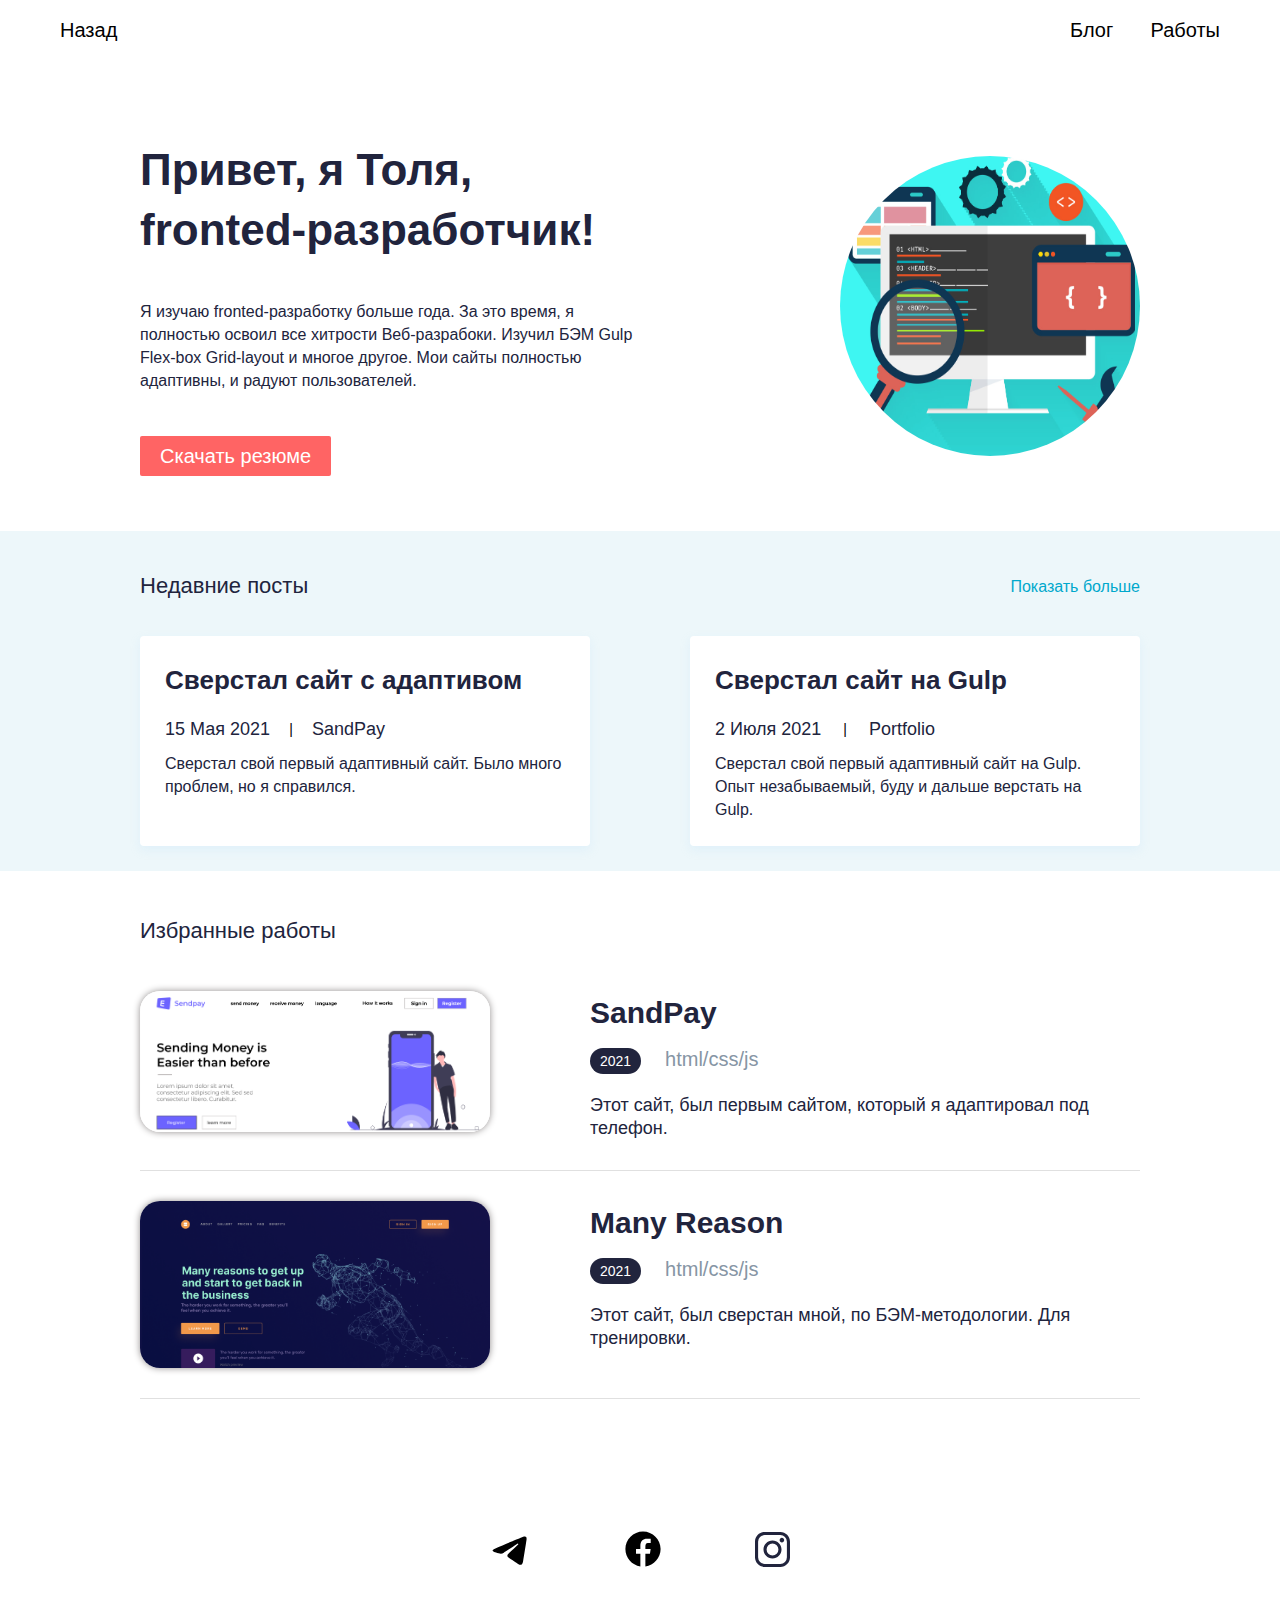
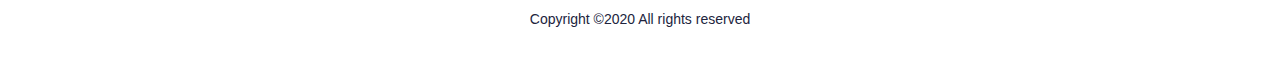
<file: index.html>
<!DOCTYPE html>
<html lang="ru">

<head>
    <meta charset="UTF-8">
    <link rel="stylesheet" href="assets/css/style.min.css">
    
    <!-- Useful meta tags -->
    <meta http-equiv="x-ua-compatible" content="ie=edge">
    <meta name="viewport" content="width=device-width, initial-scale=1, shrink-to-fit=no">
    <meta name="robots" content="index, follow">
    <meta name="google" content="notranslate">
    <meta name="format-detection" content="telephone=no">
    <meta name="description" content="">
    
    <title>Home</title></head>

<body>
    <div class="page">
        <header class="header">
          <nav class="nav">
            <a href="index.html" class="back">Назад</a>
            <ul class="nav-ul">
              <li class="nav-li"><a href="blog.html" class="nav-a">Блог</a></li>
              <li class="nav-li"><a href="work.html" class="nav-a">Работы</a></li>
            </ul>
            <div class="burger">
              <div></div>
              <div></div>
              <div></div>
            </div>
          </nav>
        </header>
        
        <!-- home -->
        
        <body>
          <div class="page">
            <main class="main main-about">
              <div class="container">
                <div class="about">
                  <div class="none">
                    <img src="assets/images/me.png" alt="me" class="about-img">
                  </div>
                  <div class="me-about">
                    <div class="title-block">
                      <h1 class="title">Привет, я Толя, fronted-разработчик!</h1>
                    </div>
                    <div class="text-block">
                      <p class="text">
                        Я изучаю fronted-разработку больше года. За это время, я полностью освоил все хитрости
                        Веб-разрабоки. Изучил БЭМ Gulp Flex-box Grid-layout и многое другое. Мои сайты полностью
                        адаптивны, и радуют пользователей.
                      </p>
                    </div>
                    <div class="btn">
                      <a href="#" class="btn-a">Скачать резюме</a>
                    </div>
                  </div>
                  <div class="img-about">
                    <img src="assets/images/me.png" alt="me" class="about-img">
                  </div>
                </div>
              </div>
            </main>
            <main class="main resent-bck">
              <div class="container">
                <div class="resent">
                  <div class="restent-title">
                    <h3 class="title-resent">Недавние посты</h3>
                    <a href="#" class="resent-btn">Показать больше</a>
                  </div>
                  <div class="resent-post-par">
                    <div class="resent-post">
                      <div class="resent-post-title">Сверстал сайт с адаптивом</div>
                      <div class="resent-post-data">
                        <p class="data-text">15 Мая 2021</p>
                        <span>|</span>
                        <p class="data-text">SandPay</p>
                      </div>
                      <div class="resent-post-text">
                        <p class="post-text">
                          Сверстал свой первый адаптивный сайт. Было много проблем, но я справился.
                        </p>
                      </div>
                    </div>
                    <div class="resent-post">
                      <div class="resent-post-title">Сверстал сайт на Gulp</div>
                      <div class="resent-post-data">
                        <p class="data-text">2 Июля 2021</p>
                        <span>|</span>
                        <p class="data-text">Portfolio</p>
                      </div>
                      <div class="resent-post-text">
                        <p class="post-text">
                          Сверстал свой первый адаптивный сайт на Gulp. Опыт незабываемый, буду и дальше
                          верстать на
                          Gulp.
                        </p>
                      </div>
                    </div>
                  </div>
        
                </div>
        
              </div>
            </main>
            <main class="main">
              <div class="container">
                <div class="featured">
                  <div class="title-feat">
                    <h3 class="title-resent">Избранные работы</h3>
                  </div>
                  <div class="feat-block">
                    <div class="feat-block-item">
                      <div class="block-img">
                        <img src="assets/images/1.png" alt="SandPay" class="img-block">
                      </div>
                      <div class="block-item">
                        <div class="block-title">
                          <h3 class="feat-title">SandPay</h3>
                        </div>
                        <div class="block-data">
                          <span class="feat-data">2021</span>
                          <span class="feat-prog">html/css/js</span>
                        </div>
                        <div class="block-text">
                          <p class="feat-text">Этот сайт, был первым сайтом, который я адаптировал под
                            телефон.</p>
                        </div>
                      </div>
                    </div>
                    <div class="feat-block-item">
                      <div class="block-img">
                        <img src="assets/images/2.png" alt="SandPay" class="img-block">
                      </div>
                      <div class="block-item">
                        <div class="block-title">
                          <h3 class="feat-title">Many Reason</h3>
                        </div>
                        <div class="block-data">
                          <span class="feat-data">2021</span>
                          <span class="feat-prog">html/css/js</span>
                        </div>
                        <div class="block-text">
                          <p class="feat-text">Этот сайт, был сверстан мной, по БЭМ-методологии. Для
                            тренировки.</p>
                        </div>
                      </div>
                    </div>
                  </div>
                </div>
              </div>
            </main>
        
        
          </div>
        
          <script src="https://ajax.googleapis.com/ajax/libs/jquery/3.6.0/jquery.min.js"></script>
        
          <script src="assets/js/app.js"></script>
        </body>

        <footer class="footer">
          <div class="container">
            <div class="footer-list">
              <ul>
                <li><a href="https://t.me/webdeveloper38"><img src="assets/images/teleg.svg" alt="" class="footer-list-img"></a>
                </li>
                <li><a href="#"><img src="assets/images/face.svg" alt="" class="footer-list-img"></a></li>
                <li><a href="#"><img src="assets/images/insta.svg" alt="" class="footer-list-img footer-inst"></a></li>
              </ul>
              <p class="footer-text">Copyright ©2020 All rights reserved</p>
            </div>
          </div>
        </footer>    </div>


    <script src="assets/js/app.js"></script>
</body>

</html>
</file>
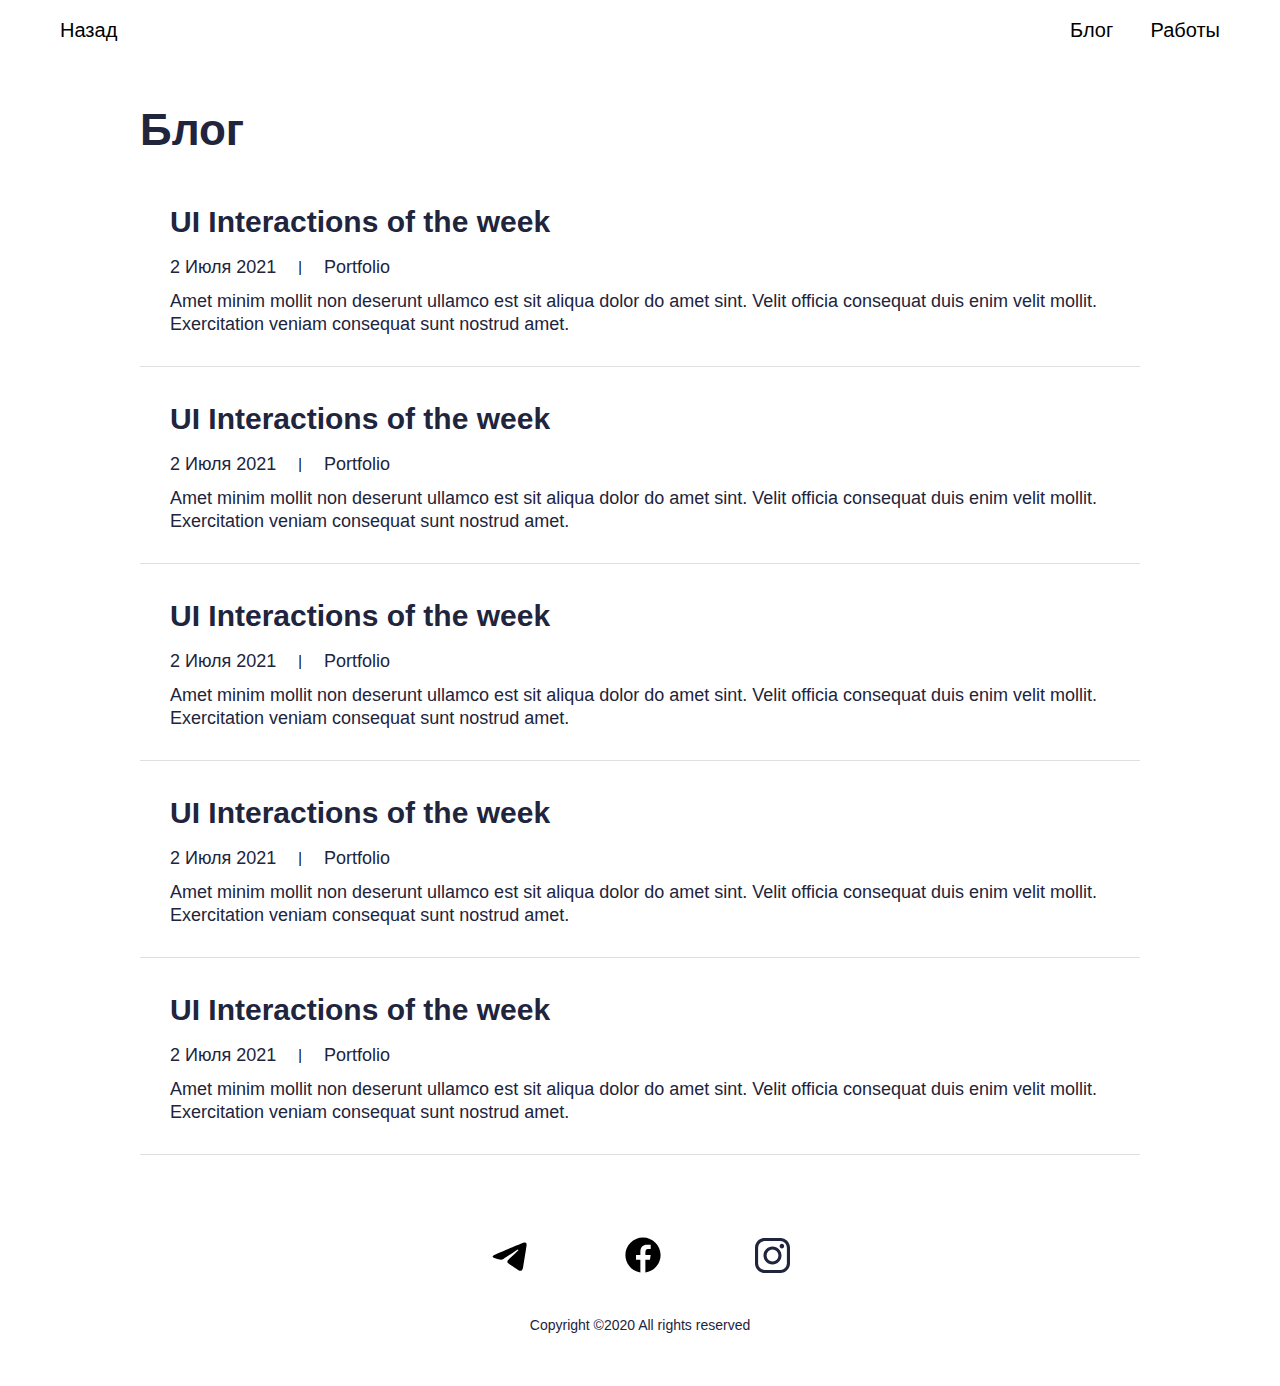
<file: blog.html>
<!DOCTYPE html>
<html lang="ru">

<head>
    <meta charset="UTF-8">
    <link rel="stylesheet" href="assets/css/style.min.css">
    
    <!-- Useful meta tags -->
    <meta http-equiv="x-ua-compatible" content="ie=edge">
    <meta name="viewport" content="width=device-width, initial-scale=1, shrink-to-fit=no">
    <meta name="robots" content="index, follow">
    <meta name="google" content="notranslate">
    <meta name="format-detection" content="telephone=no">
    <meta name="description" content="">
    
    <title>Blog</title></head>

<body>
    <div class="page">
        <header class="header">
          <nav class="nav">
            <a href="index.html" class="back">Назад</a>
            <ul class="nav-ul">
              <li class="nav-li"><a href="blog.html" class="nav-a">Блог</a></li>
              <li class="nav-li"><a href="work.html" class="nav-a">Работы</a></li>
            </ul>
            <div class="burger">
              <div></div>
              <div></div>
              <div></div>
            </div>
          </nav>
        </header>
        
        <!-- blog -->
        
        <body>
          <div class="page">
            <div class="container">
              <div class="title-block title-blog">
                <h1 class="title">Блог</h1>
              </div>
              <div class="blog">
                <div class="feat-block-item">
                  <div class="block-item blog-item">
                    <div class="block-title">
                      <h3 class="feat-title">UI Interactions of the week</h3>
                    </div>
                    <div class="resent-post-data">
                      <p class="data-text">2 Июля 2021</p>
                      <span>|</span>
                      <p class="data-text">Portfolio</p>
                    </div>
                    <div class="block-text">
                      <p class="feat-text">Amet minim mollit non deserunt ullamco est sit aliqua dolor do amet sint. Velit
                        officia consequat duis enim velit
                        mollit. Exercitation veniam consequat sunt nostrud amet.</p>
                    </div>
                  </div>
                </div>
                <div class="feat-block-item">
                  <div class="block-item blog-item">
                    <div class="block-title">
                      <h3 class="feat-title">UI Interactions of the week</h3>
                    </div>
                    <div class="resent-post-data">
                      <p class="data-text">2 Июля 2021</p>
                      <span>|</span>
                      <p class="data-text">Portfolio</p>
                    </div>
                    <div class="block-text">
                      <p class="feat-text">Amet minim mollit non deserunt ullamco est sit aliqua dolor do amet sint. Velit
                        officia consequat duis enim velit
                        mollit. Exercitation veniam consequat sunt nostrud amet.</p>
                    </div>
                  </div>
                </div>
                <div class="feat-block-item">
                  <div class="block-item blog-item">
                    <div class="block-title">
                      <h3 class="feat-title">UI Interactions of the week</h3>
                    </div>
                    <div class="resent-post-data">
                      <p class="data-text">2 Июля 2021</p>
                      <span>|</span>
                      <p class="data-text">Portfolio</p>
                    </div>
                    <div class="block-text">
                      <p class="feat-text">Amet minim mollit non deserunt ullamco est sit aliqua dolor do amet sint. Velit
                        officia consequat duis enim velit
                        mollit. Exercitation veniam consequat sunt nostrud amet.</p>
                    </div>
                  </div>
                </div>
                <div class="feat-block-item">
                  <div class="block-item blog-item">
                    <div class="block-title">
                      <h3 class="feat-title">UI Interactions of the week</h3>
                    </div>
                    <div class="resent-post-data">
                      <p class="data-text">2 Июля 2021</p>
                      <span>|</span>
                      <p class="data-text">Portfolio</p>
                    </div>
                    <div class="block-text">
                      <p class="feat-text">Amet minim mollit non deserunt ullamco est sit aliqua dolor do amet sint. Velit
                        officia consequat duis enim velit
                        mollit. Exercitation veniam consequat sunt nostrud amet.</p>
                    </div>
                  </div>
                </div>
                <div class="feat-block-item">
                  <div class="block-item blog-item">
                    <div class="block-title">
                      <h3 class="feat-title">UI Interactions of the week</h3>
                    </div>
                    <div class="resent-post-data">
                      <p class="data-text">2 Июля 2021</p>
                      <span>|</span>
                      <p class="data-text">Portfolio</p>
                    </div>
                    <div class="block-text">
                      <p class="feat-text">Amet minim mollit non deserunt ullamco est sit aliqua dolor do amet sint. Velit
                        officia consequat duis enim velit
                        mollit. Exercitation veniam consequat sunt nostrud amet.</p>
                    </div>
                  </div>
                </div>
              </div>
            </div>
        
          </div>
        
        
          <script src="assets/js/app.js"></script>
        </body>

        <footer class="footer">
          <div class="container">
            <div class="footer-list">
              <ul>
                <li><a href="https://t.me/webdeveloper38"><img src="assets/images/teleg.svg" alt="" class="footer-list-img"></a>
                </li>
                <li><a href="#"><img src="assets/images/face.svg" alt="" class="footer-list-img"></a></li>
                <li><a href="#"><img src="assets/images/insta.svg" alt="" class="footer-list-img footer-inst"></a></li>
              </ul>
              <p class="footer-text">Copyright ©2020 All rights reserved</p>
            </div>
          </div>
        </footer>    </div>


    <script src="assets/js/app.js"></script>
</body>

</html>
</file>
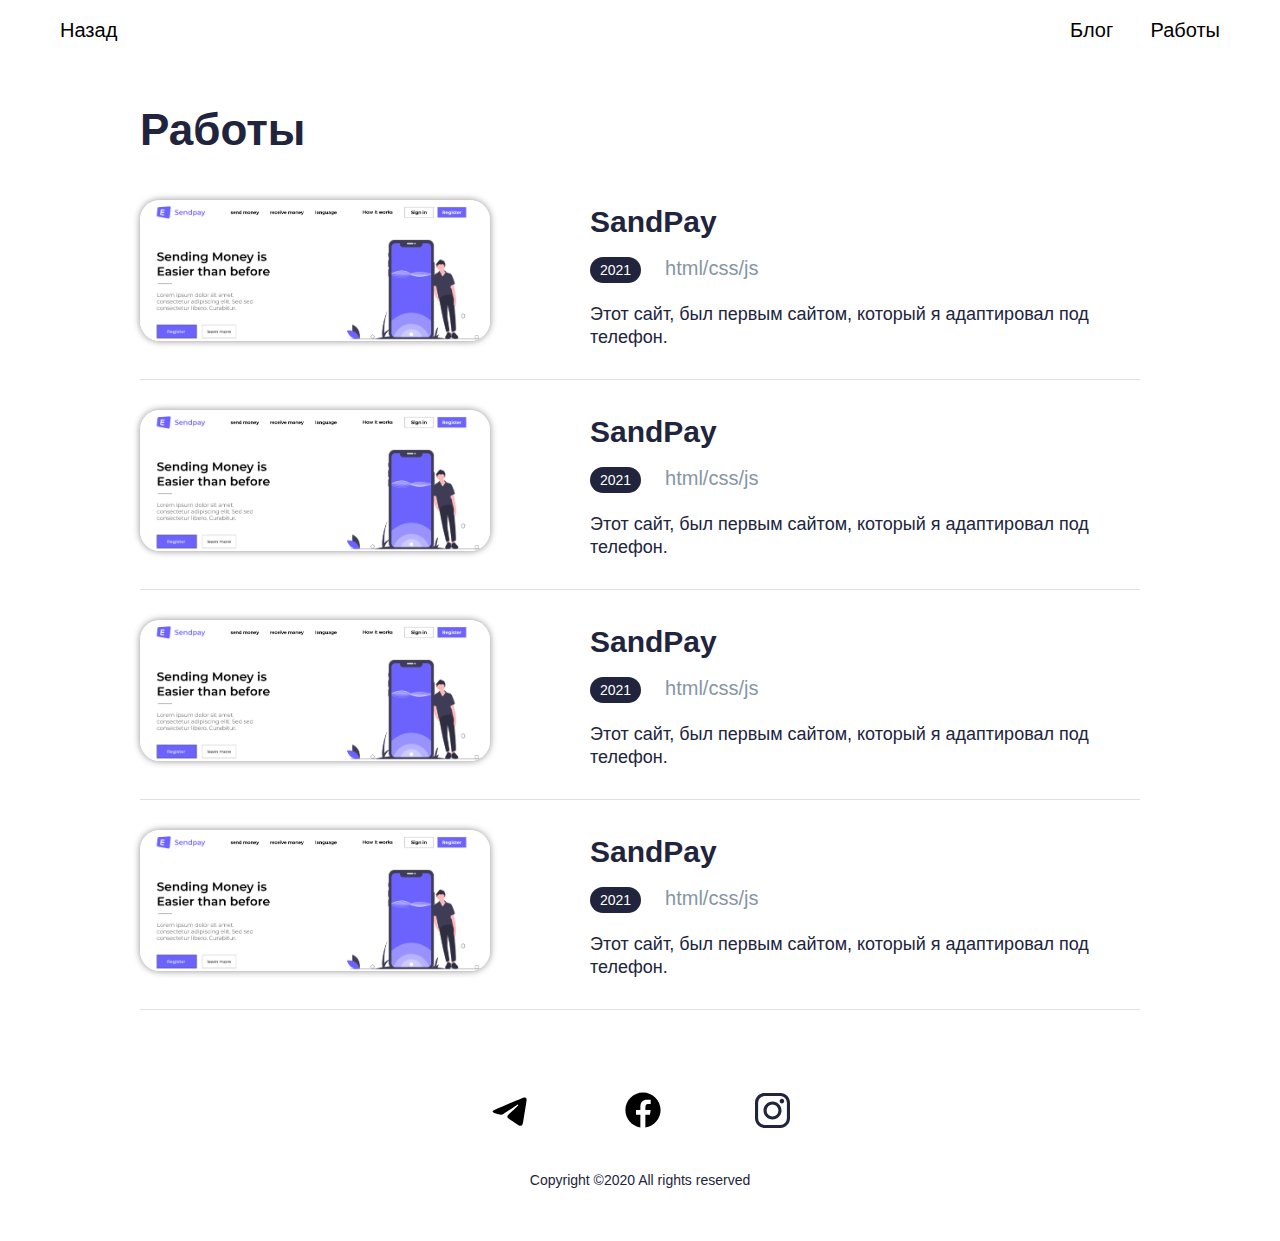
<file: work.html>
<!DOCTYPE html>
<html lang="ru">

<head>
    <meta charset="UTF-8">
    <link rel="stylesheet" href="assets/css/style.min.css">
    
    <!-- Useful meta tags -->
    <meta http-equiv="x-ua-compatible" content="ie=edge">
    <meta name="viewport" content="width=device-width, initial-scale=1, shrink-to-fit=no">
    <meta name="robots" content="index, follow">
    <meta name="google" content="notranslate">
    <meta name="format-detection" content="telephone=no">
    <meta name="description" content="">
    
    <title>Work</title></head>

<body>
    <div class="page">
        <header class="header">
          <nav class="nav">
            <a href="index.html" class="back">Назад</a>
            <ul class="nav-ul">
              <li class="nav-li"><a href="blog.html" class="nav-a">Блог</a></li>
              <li class="nav-li"><a href="work.html" class="nav-a">Работы</a></li>
            </ul>
            <div class="burger">
              <div></div>
              <div></div>
              <div></div>
            </div>
          </nav>
        </header>
        
        <!-- work -->
        
        <body>
          <div class="page">
            <div class="container">
              <div class="title-block title-blog">
                <h1 class="title">Работы</h1>
              </div>
              <div class="blog">
                <div class="feat-block-item">
                  <div class="block-img">
                    <a href="#"><img src="assets/images/1.png" alt="SandPay" class="img-block"></a>
                  </div>
                  <div class="block-item">
                    <div class="block-title">
                      <a href="#">
                        <h3 class="feat-title">SandPay</h3>
                      </a>
                    </div>
                    <div class="block-data">
                      <span class="feat-data">2021</span>
                      <span class="feat-prog">html/css/js</span>
                    </div>
                    <div class="block-text">
                      <p class="feat-text">Этот сайт, был первым сайтом, который я адаптировал под
                        телефон.</p>
                    </div>
                  </div>
                </div>
                <div class="feat-block-item">
                  <div class="block-img">
                    <a href="#"><img src="assets/images/1.png" alt="SandPay" class="img-block"></a>
                  </div>
                  <div class="block-item">
                    <div class="block-title">
                      <a href="#">
                        <h3 class="feat-title">SandPay</h3>
                      </a>
                    </div>
                    <div class="block-data">
                      <span class="feat-data">2021</span>
                      <span class="feat-prog">html/css/js</span>
                    </div>
                    <div class="block-text">
                      <p class="feat-text">Этот сайт, был первым сайтом, который я адаптировал под
                        телефон.</p>
                    </div>
                  </div>
                </div>
                <div class="feat-block-item">
                  <div class="block-img">
                    <a href="#"><img src="assets/images/1.png" alt="SandPay" class="img-block"></a>
                  </div>
                  <div class="block-item">
                    <div class="block-title">
                      <a href="#">
                        <h3 class="feat-title">SandPay</h3>
                      </a>
                    </div>
                    <div class="block-data">
                      <span class="feat-data">2021</span>
                      <span class="feat-prog">html/css/js</span>
                    </div>
                    <div class="block-text">
                      <p class="feat-text">Этот сайт, был первым сайтом, который я адаптировал под
                        телефон.</p>
                    </div>
                  </div>
                </div>
                <div class="feat-block-item">
                  <div class="block-img">
                    <a href="#"><img src="assets/images/1.png" alt="SandPay" class="img-block"></a>
                  </div>
                  <div class="block-item">
                    <div class="block-title">
                      <a href="#">
                        <h3 class="feat-title">SandPay</h3>
                      </a>
                    </div>
                    <div class="block-data">
                      <span class="feat-data">2021</span>
                      <span class="feat-prog">html/css/js</span>
                    </div>
                    <div class="block-text">
                      <p class="feat-text">Этот сайт, был первым сайтом, который я адаптировал под
                        телефон.</p>
                    </div>
                  </div>
                </div>
        
              </div>
            </div>
        
          </div>
        
        
          <script src="assets/js/app.js"></script>
        </body>

        <footer class="footer">
          <div class="container">
            <div class="footer-list">
              <ul>
                <li><a href="https://t.me/webdeveloper38"><img src="assets/images/teleg.svg" alt="" class="footer-list-img"></a>
                </li>
                <li><a href="#"><img src="assets/images/face.svg" alt="" class="footer-list-img"></a></li>
                <li><a href="#"><img src="assets/images/insta.svg" alt="" class="footer-list-img footer-inst"></a></li>
              </ul>
              <p class="footer-text">Copyright ©2020 All rights reserved</p>
            </div>
          </div>
        </footer>    </div>


    <script src="assets/js/app.js"></script>
</body>

</html>
</file>
<file: assets/css/style.min.css>
/* http://meyerweb.com/eric/tools/css/reset/
   v2.0-modified | 20110126
   License: none (public domain)
*/
html,
body,
div,
span,
applet,
object,
iframe,
h1,
h2,
h3,
h4,
h5,
h6,
p,
blockquote,
pre,
a,
abbr,
acronym,
address,
big,
cite,
code,
del,
dfn,
em,
img,
ins,
kbd,
q,
s,
samp,
small,
strike,
strong,
sub,
sup,
tt,
var,
b,
u,
i,
center,
dl,
dt,
dd,
ol,
ul,
li,
fieldset,
form,
label,
legend,
table,
caption,
tbody,
tfoot,
thead,
tr,
th,
td,
article,
aside,
canvas,
details,
embed,
figure,
figcaption,
footer,
header,
hgroup,
menu,
nav,
output,
ruby,
section,
summary,
time,
mark,
audio,
video {
  margin: 0;
  padding: 0;
  border: 0;
  font-size: 100%;
  font: inherit;
  vertical-align: baseline; }

a {
  text-decoration: none; }

/* make sure to set some focus styles for accessibility */
:focus {
  outline: 0; }

/* HTML5 display-role reset for older browsers */
article,
aside,
details,
figcaption,
figure,
footer,
header,
hgroup,
menu,
nav,
section {
  display: block; }

body {
  line-height: 1; }

ol,
ul {
  list-style: none; }

blockquote,
q {
  quotes: none; }

blockquote:before,
blockquote:after,
q:before,
q:after {
  content: "";
  content: none; }

table {
  border-collapse: collapse;
  border-spacing: 0; }

input[type="search"]::-webkit-search-cancel-button,
input[type="search"]::-webkit-search-decoration,
input[type="search"]::-webkit-search-results-button,
input[type="search"]::-webkit-search-results-decoration {
  -webkit-appearance: none;
  -moz-appearance: none; }

input[type="search"] {
  -webkit-appearance: none;
  -moz-appearance: none;
  -webkit-box-sizing: content-box;
  -moz-box-sizing: content-box;
  box-sizing: content-box; }

textarea {
  overflow: auto;
  vertical-align: top;
  resize: vertical; }

/**
 * Correct `inline-block` display not defined in IE 6/7/8/9 and Firefox 3.
 */
audio,
canvas,
video {
  display: inline-block;
  *display: inline;
  *zoom: 1;
  max-width: 100%; }

/**
 * Prevent modern browsers from displaying `audio` without controls.
 * Remove excess height in iOS 5 devices.
 */
audio:not([controls]) {
  display: none;
  height: 0; }

/**
 * Address styling not present in IE 7/8/9, Firefox 3, and Safari 4.
 * Known issue: no IE 6 support.
 */
[hidden] {
  display: none; }

/**
 * 1. Correct text resizing oddly in IE 6/7 when body `font-size` is set using
 *    `em` units.
 * 2. Prevent iOS text size adjust after orientation change, without disabling
 *    user zoom.
 */
html {
  font-size: 100%;
  /* 1 */
  -webkit-text-size-adjust: 100%;
  /* 2 */
  -ms-text-size-adjust: 100%;
  /* 2 */ }

/**
 * Address `outline` inconsistency between Chrome and other browsers.
 */
a:focus {
  outline: thin dotted; }

/**
 * Improve readability when focused and also mouse hovered in all browsers.
 */
a:active,
a:hover {
  outline: 0; }

/**
 * 1. Remove border when inside `a` element in IE 6/7/8/9 and Firefox 3.
 * 2. Improve image quality when scaled in IE 7.
 */
img {
  border: 0;
  /* 1 */
  -ms-interpolation-mode: bicubic;
  /* 2 */ }

/**
 * Address margin not present in IE 6/7/8/9, Safari 5, and Opera 11.
 */
figure {
  margin: 0; }

/**
 * Correct margin displayed oddly in IE 6/7.
 */
form {
  margin: 0; }

/**
 * Define consistent border, margin, and padding.
 */
fieldset {
  border: 1px solid #c0c0c0;
  margin: 0 2px;
  padding: 0.35em 0.625em 0.75em; }

/**
 * 1. Correct color not being inherited in IE 6/7/8/9.
 * 2. Correct text not wrapping in Firefox 3.
 * 3. Correct alignment displayed oddly in IE 6/7.
 */
legend {
  border: 0;
  /* 1 */
  padding: 0;
  white-space: normal;
  /* 2 */
  *margin-left: -7px;
  /* 3 */ }

/**
 * 1. Correct font size not being inherited in all browsers.
 * 2. Address margins set differently in IE 6/7, Firefox 3+, Safari 5,
 *    and Chrome.
 * 3. Improve appearance and consistency in all browsers.
 */
button,
input,
select,
textarea {
  font-size: 100%;
  /* 1 */
  margin: 0;
  /* 2 */
  vertical-align: baseline;
  /* 3 */
  *vertical-align: middle;
  /* 3 */ }

/**
 * Address Firefox 3+ setting `line-height` on `input` using `!important` in
 * the UA stylesheet.
 */
button,
input {
  line-height: normal; }

/**
 * Address inconsistent `text-transform` inheritance for `button` and `select`.
 * All other form control elements do not inherit `text-transform` values.
 * Correct `button` style inheritance in Chrome, Safari 5+, and IE 6+.
 * Correct `select` style inheritance in Firefox 4+ and Opera.
 */
button,
select {
  text-transform: none; }

/**
 * 1. Avoid the WebKit bug in Android 4.0.* where (2) destroys native `audio`
 *    and `video` controls.
 * 2. Correct inability to style clickable `input` types in iOS.
 * 3. Improve usability and consistency of cursor style between image-type
 *    `input` and others.
 * 4. Remove inner spacing in IE 7 without affecting normal text inputs.
 *    Known issue: inner spacing remains in IE 6.
 */
button,
html input[type="button"],
input[type="reset"],
input[type="submit"] {
  -webkit-appearance: button;
  /* 2 */
  cursor: pointer;
  /* 3 */
  *overflow: visible;
  /* 4 */ }

/**
 * Re-set default cursor for disabled elements.
 */
button[disabled],
html input[disabled] {
  cursor: default; }

/**
 * 1. Address box sizing set to content-box in IE 8/9.
 * 2. Remove excess padding in IE 8/9.
 * 3. Remove excess padding in IE 7.
 *    Known issue: excess padding remains in IE 6.
 */
input[type="checkbox"],
input[type="radio"] {
  box-sizing: border-box;
  /* 1 */
  padding: 0;
  /* 2 */
  *height: 13px;
  /* 3 */
  *width: 13px;
  /* 3 */ }

/**
 * 1. Address `appearance` set to `searchfield` in Safari 5 and Chrome.
 * 2. Address `box-sizing` set to `border-box` in Safari 5 and Chrome
 *    (include `-moz` to future-proof).
 */
input[type="search"] {
  -webkit-appearance: textfield;
  /* 1 */
  -moz-box-sizing: content-box;
  -webkit-box-sizing: content-box;
  /* 2 */
  box-sizing: content-box; }

/**
 * Remove inner padding and search cancel button in Safari 5 and Chrome
 * on OS X.
 */
input[type="search"]::-webkit-search-cancel-button,
input[type="search"]::-webkit-search-decoration {
  -webkit-appearance: none; }

/**
 * Remove inner padding and border in Firefox 3+.
 */
button::-moz-focus-inner,
input::-moz-focus-inner {
  border: 0;
  padding: 0; }

/**
 * 1. Remove default vertical scrollbar in IE 6/7/8/9.
 * 2. Improve readability and alignment in all browsers.
 */
textarea {
  overflow: auto;
  /* 1 */
  vertical-align: top;
  /* 2 */ }

/**
 * Remove most spacing between table cells.
 */
table {
  border-collapse: collapse;
  border-spacing: 0; }

::-moz-selection {
  background: #b3d4fc;
  text-shadow: none; }

::selection {
  background: #b3d4fc;
  text-shadow: none; }

img {
  vertical-align: middle; }

fieldset {
  border: 0;
  margin: 0;
  padding: 0; }

textarea {
  resize: vertical; }

.chromeframe {
  margin: 0.2em 0;
  background: #ccc;
  color: #000;
  padding: 0.2em 0; }

html {
  font-size: 62.5%; }

body {
  font-size: 1.4rem;
  font-family: "Montserrat", sans-serif;
  background-color: #fff; }

.container {
  max-width: 1000px;
  margin: 0 auto; }

.header {
  position: fixed;
  top: 0;
  width: 100%;
  padding-top: 20px;
  padding-bottom: 20px;
  padding-right: 60px;
  background-color: #fff; }

.back {
  padding-left: 60px;
  font-size: 20px;
  color: #000; }

.back:hover {
  transition: all 0.2s ease;
  color: #ff6464; }

.nav {
  padding-right: 60px; }

.nav-ul {
  width: 150px;
  display: flex;
  align-items: center;
  justify-content: space-between;
  float: right; }

.nav-a {
  font-size: 2rem;
  color: #000;
  font-weight: 500; }

.nav-a:hover {
  transition: all 0.2s ease;
  color: #ff6464; }

.about {
  margin-top: 140px;
  display: flex;
  align-items: center;
  justify-content: space-between; }

.none {
  display: none; }

.me-about {
  display: block;
  max-width: 500px; }

.title-block {
  margin-bottom: 40px; }

.title {
  font-size: 4.4rem;
  font-weight: 700;
  color: #21243d;
  line-height: 60px; }

.text {
  font-size: 1.6rem;
  font-weight: 500;
  color: #21243d;
  line-height: 23px; }

.btn {
  margin-top: 50px; }

.btn-a {
  background-color: #ff6464;
  padding: 9px 20px;
  color: #fff;
  border-radius: 2px;
  font-weight: 500;
  font-size: 2rem;
  line-height: 29px; }

.btn-a:hover {
  background-color: #ff8888;
  transition: all 0.2s ease; }

.about-img {
  width: 300px;
  height: 300px;
  border-radius: 50%; }

.resent-bck {
  background-color: #edf7fa; }

.resent {
  margin-top: 60px;
  padding-top: 25px;
  padding-bottom: 25px; }

.restent-title {
  margin-bottom: 20px;
  display: flex;
  align-items: center;
  justify-content: space-between; }

.title-resent {
  font-size: 2.2rem;
  line-height: 60px;
  color: #21243d;
  font-weight: 500; }

.resent-btn {
  font-size: 1.6rem;
  line-height: 23px;
  color: #00a8cc; }

.resent-post-par {
  display: grid;
  justify-content: space-between;
  grid-gap: 1em;
  grid-template-columns: repeat 2, 1fr;
  grid-auto-rows: minmax(200px, auto); }

.resent-post {
  grid-row: 1/2;
  padding: 25px;
  background-color: #fff;
  max-width: 400px;
  box-shadow: 0px 4px 10px rgba(187, 225, 250, 0.25);
  border-radius: 4px; }

.resent-post-title {
  color: #21243d;
  font-weight: bold;
  font-size: 2.6rem;
  line-height: 38px;
  margin-bottom: 17px; }

.resent-post-data {
  max-width: 220px;
  display: flex;
  align-items: center;
  justify-content: space-between;
  margin-bottom: 10px; }

.data-text {
  color: #21243d;
  font-weight: normal;
  font-size: 1.8rem;
  line-height: 26px; }

.resent-post-text {
  color: #21243d;
  font-weight: normal;
  font-size: 1.6rem;
  line-height: 23px; }

.featured {
  padding-top: 30px;
  margin-bottom: 80px; }

.title-feat {
  margin-bottom: 30px; }

.feat-block {
  display: block;
  max-width: 100%; }

.feat-block-item {
  display: flex;
  justify-content: space-between;
  border-bottom: 1px solid #e0e0e0;
  padding-bottom: 30px;
  margin-bottom: 30px; }

.img-block {
  width: 350px;
  border-radius: 20px;
  box-shadow: 0 0 7px #928e8e; }

.block-item {
  margin-left: 30px;
  max-width: 550px; }

.feat-title {
  font-weight: bold;
  font-size: 3rem;
  line-height: 44px;
  color: #21243d;
  margin-bottom: 10px; }

.block-data {
  margin-bottom: 20px; }

.feat-data {
  padding: 5px 10px;
  background-color: #21243d;
  border-radius: 16px;
  color: #fff; }

.feat-prog {
  margin-left: 20px;
  font-weight: normal;
  font-size: 20px;
  line-height: 29px;
  color: #8695a4; }

.feat-text {
  font-weight: normal;
  font-size: 1.8rem;
  line-height: 23px;
  color: #21243d; }

.title-blog {
  margin-top: 100px; }

.blog-item {
  max-width: 100%; }

.footer {
  padding-top: 50px;
  padding-bottom: 50px; }

.footer-list {
  max-width: 300px;
  margin: 0 auto; }

.footer-list ul {
  display: flex;
  align-items: center;
  justify-content: space-between; }

.footer-list-img {
  width: 40px; }

.footer-inst {
  width: 35px; }

.footer-text {
  margin-top: 40px;
  text-align: center;
  font-weight: normal;
  font-size: 1.4rem;
  line-height: 21px;
  color: #21243d; }

@media screen and (max-width: 1200px) {
  .container {
    max-width: 800px;
    margin: 0 auto;
    padding-left: 60px;
    padding-right: 60px; }
  .me-about {
    max-width: 400px; } }

@media screen and (max-width: 840px) {
  .feat-block {
    width: 100%;
    margin: 0 auto; }
  .feat-block-item {
    display: block;
    width: 100%;
    margin: 0 auto;
    margin-bottom: 30px; }
  .block-img {
    width: 100%; }
  .img-block {
    width: 100%; }
  .block-title {
    margin-bottom: 40px;
    margin-top: 30px; }
  .feat-title {
    font-size: 40px; } }

@media screen and (max-width: 770px) {
  .main-about {
    width: 100%;
    margin: 0 auto; }
  .about {
    display: block;
    width: 100%;
    margin: 0 auto; }
  .none {
    margin-top: 70px;
    display: flex;
    justify-content: center;
    margin-bottom: 40px; }
  .img-about {
    display: none; }
  .me-about {
    max-width: 100%; }
  .title {
    text-align: center; }
  .text {
    text-align: center; }
  .btn {
    display: flex;
    justify-content: center; }
  .btn-a {
    max-width: 90%;
    text-align: center; }
  .about-img {
    width: 200px;
    height: 200px;
    text-align: center; }
  .resent {
    max-width: 100%; }
  .resent-post-par {
    display: block;
    width: 100%;
    margin: 0 auto; }
  .resent-post {
    max-width: 100%;
    margin-bottom: 1em; } }

@media screen and (max-width: 620px) {
  .burger {
    display: block !important; }
  .nav ul {
    display: none;
    position: absolute;
    top: 60px;
    left: 0;
    right: 0;
    width: 100%;
    background-color: #fff;
    text-align: center;
    padding-bottom: 30px; }
  .nav-li {
    margin-top: 20px;
    margin-bottom: 20px; } }

.burger {
  display: none;
  float: right;
  width: 28px; }

.burger div {
  height: 3px;
  background-color: #000;
  margin-bottom: 8px; }
</file>
